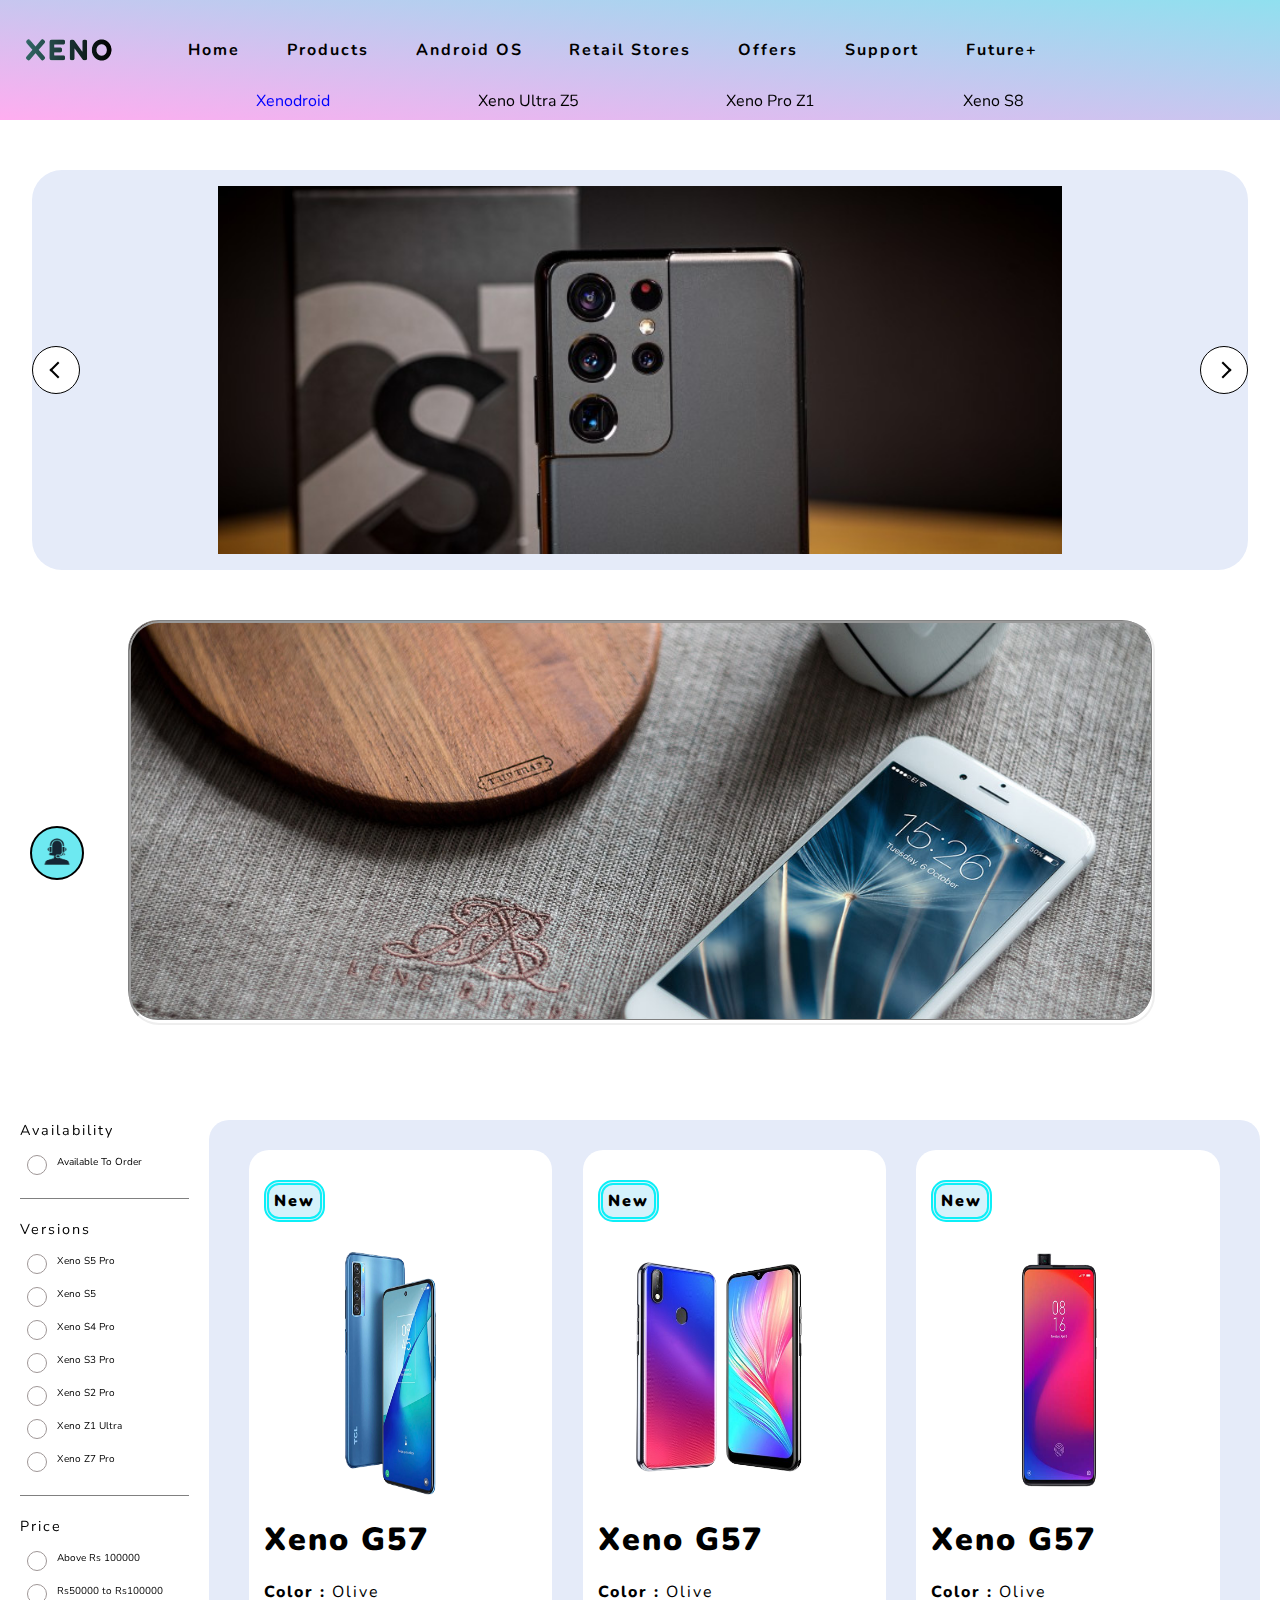
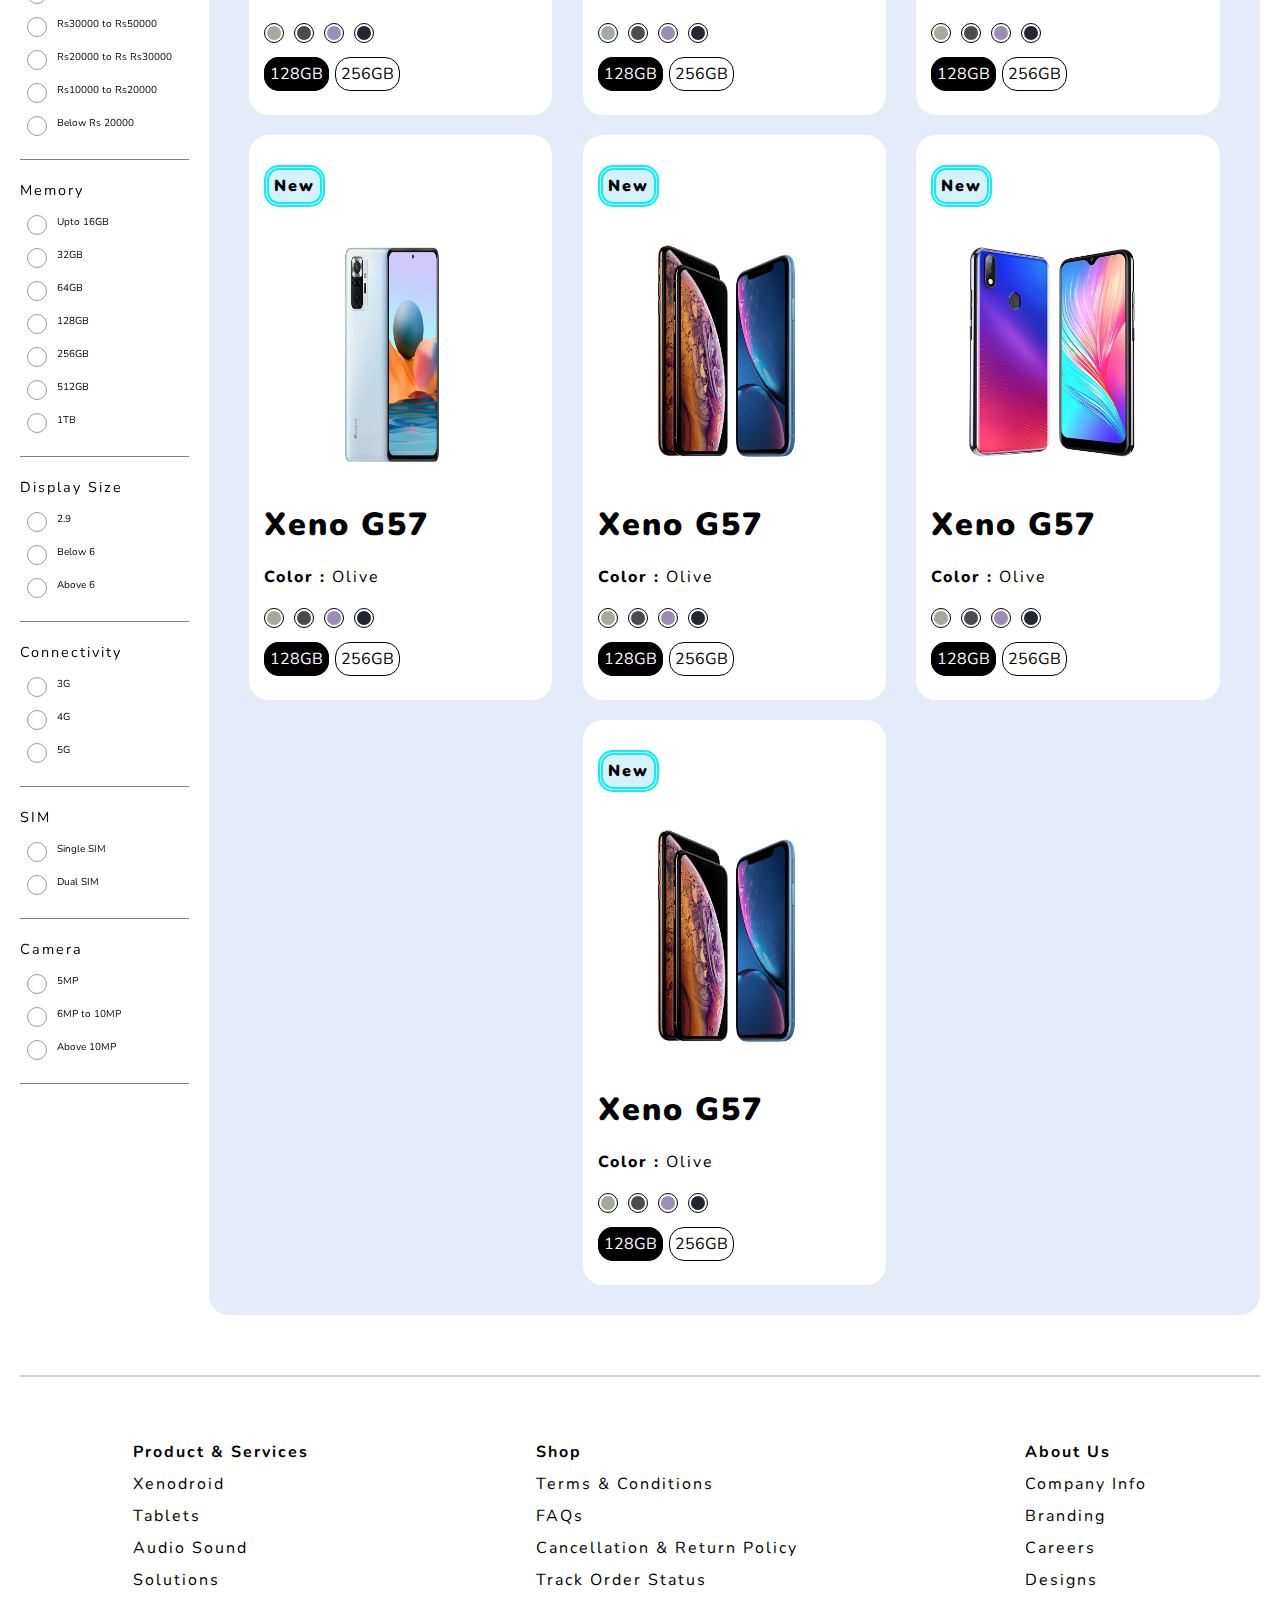
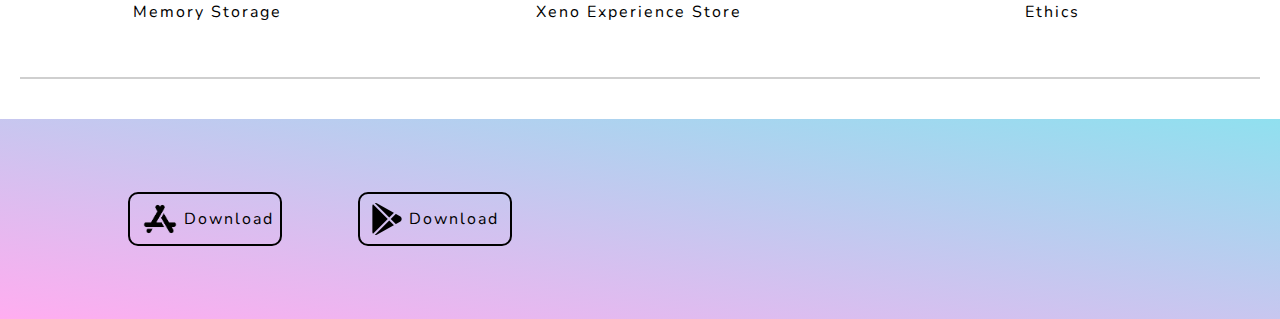
<file: index.html>
<!DOCTYPE html>
<html>

<head>

    <meta charset='utf-8'>
    <meta http-equiv='X-UA-Compatible' content='IE=edge'>
    <link rel="shortcut icon" href="Images/logotitle.png">
    <title>XENO</title>

    <!-- Font Awesome Link -->
    <link rel="stylesheet" href="https://use.fontawesome.com/releases/v5.7.1/css/all.css" integrity="sha384-fnmOCqbTlWIlj8LyTjo7mOUStjsKC4pOpQbqyi7RrhN7udi9RwhKkMHpvLbHG9Sr" crossorigin="anonymous">

    <!-- CSS External Link -->
    <link rel='stylesheet' type='text/css' media='screen' href='index.css'>

    <!--Google Font -->
    <link rel="preconnect" href="https://fonts.googleapis.com"> 
    <link rel="preconnect" href="https://fonts.gstatic.com" crossorigin>    
    <link href="https://fonts.googleapis.com/css2?family=Nunito:wght@300&display=swap" rel="stylesheet">


</head>

<body>

    <!-- Login Page Form -->
    <div id="popup1" class="overlay">
        <div class="popup">
            <h2>Xenodroid Login Page</h2>
            <a class="close" href="#">×</a>
            <div class="content">
                <form>
                    <label name="email">Email</label>
                    <input type="text" name="email">

                    <label name="password">Password</label>
                    <input type="password" name="password">

                    <button type="submit">Login</button>
                </form>
            </div>
        </div>
    </div>

    <!-- Top-To Icon Present at Bottom Of The Page -->
    <div onClick="window.scroll({ top: 0,left: 0,behavior: 'smooth' });" id="top-arrow"><i class="fas fa-arrow-circle-up"></i></div>

    <!-- Customer Helpine Chat Box -->
    <div id="help">
        <img src="Images/helpline.png">
        <span id="text-help"> Hi! This is Xini</span>
    </div>


    <header>
        <!-- Navabr Starting -->
        <nav>
            <div id="nav-div-1">
                <img id="logo" src="Images/logotext.png">
            </div>

            <div id="nav-div-2">
                <div class="nav-div-2-common">
                    Home
                </div>

                <div class="nav-div-2-common">
                    Products
                </div>

                <div class="nav-div-2-common">
                    Android OS
                </div>

                <div class="nav-div-2-common">
                    Retail Stores
                </div>

                <div class="nav-div-2-common">
                    Offers
                </div>

                <div class="nav-div-2-common">
                    Support
                </div>

                <div class="nav-div-2-common">
                    Future+
                </div>
            </div>

            <div id="nav-div-3">

                <i id="search" class="fas fa-search search-icon div-3-common"></i>

                <div id="activate-search"
                    style="display:none;  background-color: rgba(150, 150, 150, 0.5); overflow: hidden; position: fixed; left: 0px; top: 0px; bottom: 0px; right: 0px; z-index: 1000;">
                    <div
                        style="background-color: rgb(255, 255, 255); width: 600px; position: static; margin: 20px auto; padding: 20px 30px 0px; top: 110px; overflow: hidden; z-index: 1001; box-shadow: 0px 3px 8px rgba(34, 25, 25, 0.4);">
                        <iframe src="HTML/search.html" width="400px">Why</iframe>
                    </div>
                </div>

                <i class="fas fa-shopping-cart div-3-common"></i>

                <div class="myCart">
                    <i class="fas fa-user-alt div-3-common"></i>
                    <div class="dropdown-content">
                        <a href="#popup1">Login/Register</a>
                        <a href="#">Orders</a>
                    </div>
                </div>

            </div>
        </nav>
        <!-- Navbar Ending -->

        <!-- Variants Of Xeno -->
        <div id="options">

            <div class="options-here ls" style="color: blue">
                <a href="index.html">Xenodroid</a>
            </div>

            <div class="options-here ls" style="">
                <a href="mobile1-page.html">Xeno Ultra Z5</a>
            </div>

            <div class="options-here ls" style="">
                <a href="mobile2-page.html">Xeno Pro Z1</a>
            </div>

            <div class="options-here ls" style="">
                <a href="mobile3-page.html">Xeno S8</a>
            </div>

        </div>

    </header>

    <!-- Middle Part of the Page -->

    <main>

        <div id="main-top">

            <!-- Card Of The Photos Of Mobile -->
            <div class="carousel-wrapper">
                <div class="carousel">

                    <img class="carousel__photo initial" src="Images/wall1.jpg">
                    <img class="carousel__photo" src="Images/wall2.jpg">
                    <img class="carousel__photo" src="Images/wall3.jpg">
                    <img class="carousel__photo" src="Images/wall4.jpg">
                    <img class="carousel__photo" src="Images/wall5.jpg">

                    <div class="carousel__button--next"></div>
                    <div class="carousel__button--prev"></div>

                </div>
            </div>

        </div>

        <!-- Youtube Video Section -->
        <div id="main-middle">
            <iframe src="https://www.youtube.com/embed/WMh0KzwTviY">
            </iframe>
        </div>

        <div id="main-below">

            <!-- Filter Section Present At Left -->
            <div id="main-left">

                <div class="main-left-common">

                    <div class="single-bar">
                        <span>
                            Availability
                        </span>

                        <span id="arrow1" name="list1" onclick="arrowClicked(this.id)" show="1">
                            <i class="fas fa-chevron-up" style="display: none;" on="101"></i>
                            <i class="fas fa-chevron-down"></i>
                        </span>

                    </div>

                    <div class="list" id="list1">
                        <div>
                            <input type="checkbox" name="check1">
                            <label name="check1">Available To Order</label>
                        </div>
                    </div>
                </div>

                <div class="main-left-common">

                    <div class="single-bar">
                        <span>
                            Versions
                        </span>

                        <span id="arrow2" name="list2" onclick="arrowClicked(this.id)" show="up">
                            <i class="fas fa-chevron-up" style="display: none;"></i>
                            <i class="fas fa-chevron-down"></i>
                        </span>

                    </div>

                    <div class="list" id="list2">
                        <div>
                            <input type="checkbox" name="check1">
                            <label name="check1">Xeno S5 Pro</label>
                        </div>

                        <div>
                            <input type="checkbox" name="check1">
                            <label name="check1">Xeno S5</label>
                        </div>

                        <div>

                            <input type="checkbox" name="check1">
                            <label name="check1">Xeno S4 Pro</label>

                        </div>

                        <div>
                            <input type="checkbox" name="check1">
                            <label name="check1">Xeno S3 Pro</label>

                        </div>

                        <div>
                            <input type="checkbox" name="check1">
                            <label name="check1">Xeno S2 Pro</label>

                        </div>

                        <div>

                            <input type="checkbox" name="check1">
                            <label name="check1">Xeno Z1 Ultra</label>

                        </div>

                        <div>

                            <input type="checkbox" name="check1">
                            <label name="check1">Xeno Z7 Pro</label>

                        </div>
                    </div>
                </div>

                <div class="main-left-common">

                    <div class="single-bar">
                        <span>
                            Price
                        </span>

                        <span id="arrow3" name="list3" onclick="arrowClicked(this.id)" show="1">
                            <i class="fas fa-chevron-up" style="display: none;"></i>
                            <i class="fas fa-chevron-down"></i>
                        </span>

                    </div>

                    <div class="list" id="list3">
                        <div>
                            <input type="checkbox" name="check1">
                            <label name="check1">Above Rs 100000</label>
                        </div>

                        <div>
                            <input type="checkbox" name="check1">
                            <label name="check1">Rs50000 to Rs100000</label>
                        </div>

                        <div>
                            <input type="checkbox" name="check1">
                            <label name="check1">Rs30000 to Rs50000</label>
                        </div>

                        <div>
                            <input type="checkbox" name="check1">
                            <label name="check1">Rs20000 to Rs Rs30000</label>
                        </div>

                        <div>
                            <input type="checkbox" name="check1">
                            <label name="check1">Rs10000 to Rs20000</label>
                        </div>

                        <div>
                            <input type="checkbox" name="check1">
                            <label name="check1">Below Rs 20000</label>
                        </div>

                    </div>
                </div>

                <div class="main-left-common">

                    <div class="single-bar">
                        <span>
                            Memory
                        </span>

                        <span id="arrow4" name="list4" onclick="arrowClicked(this.id)" show="1">
                            <i class="fas fa-chevron-up" style="display: none;"></i>
                            <i class="fas fa-chevron-down"></i>
                        </span>

                    </div>

                    <div class="list" id="list4">
                        <div>
                            <input type="checkbox" name="check1">
                            <label name="check1">Upto 16GB</label>
                        </div>

                        <div>
                            <input type="checkbox" name="check1">
                            <label name="check1">32GB</label>
                        </div>

                        <div>
                            <input type="checkbox" name="check1">
                            <label name="check1">64GB</label>
                        </div>

                        <div>
                            <input type="checkbox" name="check1">
                            <label name="check1">128GB</label>
                        </div>

                        <div>
                            <input type="checkbox" name="check1">
                            <label name="check1">256GB</label>
                        </div>

                        <div>
                            <input type="checkbox" name="check1">
                            <label name="check1">512GB</label>
                        </div>

                        <div>
                            <input type="checkbox" name="check1">
                            <label name="check1">1TB</label>
                        </div>
                    </div>
                </div>

                <div class="main-left-common">

                    <div class="single-bar">
                        <span>
                            Display Size
                        </span>

                        <span id="arrow5" name="list5" onclick="arrowClicked(this.id)" show="1">
                            <i class="fas fa-chevron-up" style="display: none;"></i>
                            <i class="fas fa-chevron-down"></i>
                        </span>

                    </div>

                    <div class="list" id="list5">
                        <div>
                            <input type="checkbox" name="check1">
                            <label name="check1">2.9</label>
                        </div>

                        <div>

                            <input type="checkbox" name="check1">
                            <label name="check1">Below 6</label>
                        </div>

                        <div>

                            <input type="checkbox" name="check1">
                            <label name="check1">Above 6</label>

                        </div>
                    </div>
                </div>

                <div class="main-left-common">

                    <div class="single-bar">
                        <span>
                            Connectivity
                        </span>

                        <span id="arrow6" name="list6" onclick="arrowClicked(this.id)" show="1">
                            <i class="fas fa-chevron-up" style="display: none;"></i>
                            <i class="fas fa-chevron-down"></i>
                        </span>

                    </div>

                    <div class="list" id="list6">
                        <div>
                            <input type="checkbox" name="check1">
                            <label name="check1">3G</label>
                        </div>

                        <div>
                            <input type="checkbox" name="check1">
                            <label name="check1">4G</label>
                        </div>

                        <div>
                            <input type="checkbox" name="check1">
                            <label name="check1">5G</label>

                        </div>
                    </div>
                </div>

                <div class="main-left-common">

                    <div class="single-bar">
                        <span>
                            SIM
                        </span>

                        <span id="arrow7" name="list7" onclick="arrowClicked(this.id)" show="1">
                            <i class="fas fa-chevron-up" style="display: none;"></i>
                            <i class="fas fa-chevron-down"></i>
                        </span>

                    </div>

                    <div class="list" id="list7">

                        <div>
                            <input type="checkbox" name="check1">
                            <label name="check1">Single SIM</label>
                        </div>

                        <div>
                            <input type="checkbox" name="check1">
                            <label name="check1">Dual SIM</label>
                        </div>
                    </div>
                </div>

                <div class="main-left-common">

                    <div class="single-bar">
                        <span>
                            Camera
                        </span>

                        <span id="arrow8" name="list8" onclick="arrowClicked(this.id)" show="1">
                            <i class="fas fa-chevron-up" style="display: none;"></i>
                            <i class="fas fa-chevron-down"></i>
                        </span>

                    </div>

                    <div class="list" id="list8">
                        <div>
                            <input type="checkbox" name="check1">
                            <label name="check1">5MP</label>
                        </div>

                        <div>

                            <input type="checkbox" name="check1">
                            <label name="check1">6MP to 10MP</label>
                        </div>

                        <div>

                            <input type="checkbox" name="check1">
                            <label name="check1">Above 10MP</label>

                        </div>
                    </div>
                </div>

            </div>

            <div id="main-right">

                <div class="main-right-common">

                    <div class="main-right-common-1">
                        <span id="new">New</span>
                        <span style="font-size: 1.2rem;" class="heart" division="1">
                            <i id="empty-heart-1" class="far fa-heart" ch='1'></i>
                            <i id="fill-heart-1" class="fas fa-heart" style="display: none; color:rgb(255, 0, 43)"
                                ch='0'></i>
                        </span>
                    </div>

                    <div id="img-div1" class="main-right-common-2">
                        <img id="div1-img" src="Images/mobile1.jpg">
                    </div>

                    <div class="main-right-common-3" style="font-size: 2rem; font-weight: 900;">
                        Xeno G57
                    </div>

                    <div class="main-right-common-4">
                        <span style="font-weight: 800;">Color : </span><span id="text-div1-img">Olive</span>
                    </div>

                    <div class="main-right-common-5">
                        <span class="img" color="mobile1.jpg" name="div1-img"
                            style="background-color:#a3ac9b; margin-left: 0px;"></span>
                        <span class="img" color="mobile2.jpg" name="div1-img" style="background-color:#494d53;"></span>
                        <span class="img" color="mobile3.jpg" name="div1-img" style="background-color:#9d8cb6;"></span>
                        <span class="img" color="mobile4.jpg" name="div1-img" style="background-color:#222831;"></span>
                    </div>

                    <div class="main-right-common-6">
                        <span class="GB" style="background-color:black; color:white; letter-spacing:0px;"
                            name="div1-img" act="1" press="128" id="div1-128GB">128GB</span>
                        <span class="GB" style="letter-spacing:0px;" name="div1-img" act="1" press="256"
                            id="div1-256GB">256GB</span>
                    </div>

                </div>

                <div class="main-right-common">

                    <div class="main-right-common-1">

                        <span id="new">New</span>
                        <span style="font-size: 1.2rem;" class="heart" division="2">
                            <i id="empty-heart-2" class="far fa-heart" ch='1'></i>
                            <i id="fill-heart-2" class="fas fa-heart" style="display: none; color:rgb(255, 0, 43)"
                                ch='0'></i>
                        </span>
                    </div>

                    <div id="img-div2" class="main-right-common-2">
                        <img id="div2-img" src="Images/mobile2.jpg">
                    </div>

                    <div class="main-right-common-3" style="font-size: 2rem; font-weight: 900;">
                        Xeno G57
                    </div>

                    <div class="main-right-common-4">
                        <span style="font-weight: 800;">Color : </span><span id="text-div2-img">Olive</span>
                    </div>

                    <div class="main-right-common-5">
                        <span class="img" color="mobile1.jpg" name="div2-img"
                            style="background-color:#a3ac9b; margin-left: 0px;"></span>
                        <span class="img" color="mobile2.jpg" name="div2-img" style="background-color:#494d53;"></span>
                        <span class="img" color="mobile3.jpg" name="div2-img" style="background-color:#9d8cb6;"></span>
                        <span class="img" color="mobile4.jpg" name="div2-img" style="background-color:#222831;"></span>
                    </div>

                    <div class="main-right-common-6">
                        <span class="GB" style="background-color:black; color:white; letter-spacing:0px;"
                            name="div2-img" press="128" act="2" id="div2-128GB">128GB</span>
                        <span class="GB" style="letter-spacing:0px;" name="div2-img" act="2" press="256"
                            id="div2-256GB">256GB</span>
                    </div>

                </div>

                <div class="main-right-common">

                    <div class="main-right-common-1">

                        <span id="new">New</span>
                        <span style="font-size: 1.2rem;" class="heart" division="3">
                            <i id="empty-heart-3" class="far fa-heart" ch='1'></i>
                            <i id="fill-heart-3" class="fas fa-heart" style="display: none; color:rgb(255, 0, 43)"
                                ch='0'></i>
                        </span>
                    </div>

                    <div id="img-div3" class="main-right-common-2">
                        <img id="div3-img" src="Images/mobile3.jpg">
                    </div>

                    <div class="main-right-common-3" style="font-size: 2rem; font-weight: 900;">
                        Xeno G57
                    </div>

                    <div class="main-right-common-4">
                        <span style="font-weight: 800;">Color : </span><span id="text-div3-img">Olive</span>
                    </div>

                    <div class="main-right-common-5">
                        <span class="img" color="mobile1.jpg" name="div3-img"
                            style="background-color:#a3ac9b; margin-left: 0px;"></span>
                        <span class="img" color="mobile2.jpg" name="div3-img" style="background-color:#494d53;"></span>
                        <span class="img" color="mobile3.jpg" name="div3-img" style="background-color:#9d8cb6;"></span>
                        <span class="img" color="mobile4.jpg" name="div3-img" style="background-color:#222831;"></span>
                    </div>

                    <div class="main-right-common-6">
                        <span class="GB" style="background-color:black; color:white; letter-spacing:0px;"
                            name="div3-img" press="128" act="3" id="div3-128GB">128GB</span>
                        <span class="GB" style="letter-spacing:0px;" name="div3-img" act="3" press="256"
                            id="div3-256GB">256GB</span>
                    </div>

                </div>

                <div class="main-right-common">

                    <div class="main-right-common-1">

                        <span id="new">New</span>
                        <span style="font-size: 1.2rem;" class="heart" division="4">
                            <i id="empty-heart-4" class="far fa-heart" ch='1'></i>
                            <i id="fill-heart-4" class="fas fa-heart" style="display: none; color:rgb(255, 0, 43)"
                                ch='0'></i>
                        </span>
                    </div>

                    <div id="img-div4" class="main-right-common-2">
                        <img id="div4-img" src="Images/mobile4.jpg">
                    </div>

                    <div class="main-right-common-3" style="font-size: 2rem; font-weight: 900;">
                        Xeno G57
                    </div>

                    <div class="main-right-common-4">
                        <span style="font-weight: 800;">Color : </span><span id="text-div4-img">Olive</span>
                    </div>

                    <div class="main-right-common-5">
                        <span class="img" color="mobile1.jpg" name="div4-img"
                            style="background-color:#a3ac9b; margin-left: 0px;"></span>
                        <span class="img" color="mobile2.jpg" name="div4-img" style="background-color:#494d53;"></span>
                        <span class="img" color="mobile3.jpg" name="div4-img" style="background-color:#9d8cb6;"></span>
                        <span class="img" color="mobile4.jpg" name="div4-img" style="background-color:#222831;"></span>
                    </div>

                    <div class="main-right-common-6">
                        <span class="GB" style="background-color:black; color:white; letter-spacing:0px;"
                            name="div4-img" press="128" act="4" id="div4-128GB">128GB</span>
                        <span class="GB" style="letter-spacing:0px;" name="div4-img" act="4" press="256"
                            id="div4-256GB">256GB</span>
                    </div>

                </div>

                <div class="main-right-common">

                    <div class="main-right-common-1">

                        <span id="new">New</span>
                        <span style="font-size: 1.2rem;" class="heart" division="5">
                            <i id="empty-heart-5" class="far fa-heart" ch='1'></i>
                            <i id="fill-heart-5" class="fas fa-heart" style="display: none; color:rgb(255, 0, 43)"
                                ch='0'></i>
                        </span>
                    </div>

                    <div id="img-div5" class="main-right-common-2">
                        <img id="div5-img" src="Images/mobile5.jpg">
                    </div>

                    <div class="main-right-common-3" style="font-size: 2rem; font-weight: 900;">
                        Xeno G57
                    </div>

                    <div class="main-right-common-4">
                        <span style="font-weight: 800;">Color : </span><span id="text-div5-img">Olive</span>
                    </div>

                    <div class="main-right-common-5">
                        <span class="img" color="mobile1.jpg" name="div5-img"
                            style="background-color:#a3ac9b; margin-left: 0px;"></span>
                        <span class="img" color="mobile2.jpg" name="div5-img" style="background-color:#494d53;"></span>
                        <span class="img" color="mobile3.jpg" name="div5-img" style="background-color:#9d8cb6;"></span>
                        <span class="img" color="mobile4.jpg" name="div5-img" style="background-color:#222831;"></span>
                    </div>

                    <div class="main-right-common-6">
                        <span class="GB" style="background-color:black; color:white; letter-spacing:0px;"
                            name="div5-img" press="128" act="5" id="div5-128GB">128GB</span>
                        <span class="GB" style="letter-spacing:0px;" name="div5-img" act="5" press="256"
                            id="div5-256GB">256GB</span>
                    </div>

                </div>

                <div class="main-right-common">

                    <div class="main-right-common-1">

                        <span id="new">New</span>
                        <span style="font-size: 1.2rem;" class="heart" division="6">
                            <i id="empty-heart-6" class="far fa-heart" ch='1'></i>
                            <i id="fill-heart-6" class="fas fa-heart" style="display: none; color:rgb(255, 0, 43)"
                                ch='0'></i>
                        </span>
                    </div>

                    <div id="img-div6" class="main-right-common-2">
                        <img id="div6-img" src="Images/mobile2.jpg">
                    </div>

                    <div class="main-right-common-3" style="font-size: 2rem; font-weight: 900;">
                        Xeno G57
                    </div>

                    <div class="main-right-common-4">
                        <span style="font-weight: 800;">Color : </span><span id="text-div6-img">Olive</span>
                    </div>

                    <div class="main-right-common-5">
                        <span class="img" color="mobile1.jpg" name="div6-img"
                            style="background-color:#a3ac9b; margin-left: 0px;"></span>
                        <span class="img" color="mobile2.jpg" name="div6-img" style="background-color:#494d53;"></span>
                        <span class="img" color="mobile3.jpg" name="div6-img" style="background-color:#9d8cb6;"></span>
                        <span class="img" color="mobile4.jpg" name="div6-img" style="background-color:#222831;"></span>
                    </div>

                    <div class="main-right-common-6">
                        <span class="GB" style="background-color:black; color:white; letter-spacing:0px;"
                            name="div6-img" press="128" act="6" id="div6-128GB">128GB</span>
                        <span class="GB" style="letter-spacing:0px;" name="div6-img" act="6" press="256"
                            id="div6-256GB">256GB</span>
                    </div>

                </div>

                <div class="main-right-common">

                    <div class="main-right-common-1">

                        <span id="new">New</span>
                        <span style="font-size: 1.2rem;" class="heart" division="7">
                            <i id="empty-heart-7" class="far fa-heart" ch='1'></i>
                            <i id="fill-heart-7" class="fas fa-heart" style="display: none; color:rgb(255, 0, 43)"
                                ch='0'></i>
                        </span>
                    </div>

                    <div id="img-div7" class="main-right-common-2">
                        <img id="div7-img" src="Images/mobile5.jpg">
                    </div>

                    <div class="main-right-common-3" style="font-size: 2rem; font-weight: 900;">
                        Xeno G57
                    </div>

                    <div class="main-right-common-4">
                        <span style="font-weight: 800;">Color : </span><span id="text-div7-img">Olive</span>
                    </div>

                    <div class="main-right-common-5">
                        <span class="img" color="mobile1.jpg" name="div7-img"
                            style="background-color:#a3ac9b; margin-left: 0px;"></span>
                        <span class="img" color="mobile2.jpg" name="div7-img" style="background-color:#494d53;"></span>
                        <span class="img" color="mobile3.jpg" name="div7-img" style="background-color:#9d8cb6;"></span>
                        <span class="img" color="mobile4.jpg" name="div7-img" style="background-color:#222831;"></span>
                    </div>

                    <div class="main-right-common-6">
                        <span class="GB" style="background-color:black; color:white; letter-spacing:0px;"
                            name="div7-img" press="128" act="7" id="div7-128GB">128GB</span>
                        <span class="GB" style="letter-spacing:0px;" name="div7-img" act="7" press="256"
                            id="div7-256GB">256GB</span>
                    </div>

                </div>

            </div>
        </div>

    </main>

    <!-- Footer Section -->

    <footer>
        <div id="footer-details">

            <div class="footer-details-common">
                <div>
                    <b>Product & Services</b>
                </div>
                <div>
                    Xenodroid
                </div>
                <div>
                    Tablets
                </div>
                <div>
                    Audio Sound
                </div>
                <div>
                    Solutions
                </div>
                <div>
                    Memory Storage
                </div>
            </div>

            <div class="footer-details-common">
                <div>
                    <b>Shop</b>
                </div>
                <div>
                    Terms & Conditions
                </div>
                <div>
                    FAQs
                </div>
                <div>
                    Cancellation & Return Policy
                </div>
                <div>
                    Track Order Status
                </div>
                <div>
                    Xeno Experience Store
                </div>
            </div>

            <div class="footer-details-common">
                <div>
                    <b>About Us</b>
                </div>
                <div>
                    Company Info
                </div>
                <div>
                    Branding
                </div>
                <div>
                    Careers
                </div>
                <div>
                    Designs
                </div>
                <div>
                    Ethics
                </div>
            </div>


        </div>
        <div id="footer-icons">

            <div id="footer-icons-left">

                <div class="footer-left-common" id="left-1">
                    <img src="Images/appstore.png">Download
                </div>

                <div class="footer-left-common" id="left-2">
                    <img src="Images/playstore.png">Download
                </div>

            </div>

            <div id="footer-icons-right">

                <ul id="footer-icons-ul">

                    <li class="footer-icons-li">

                        <a href="#">
                            <i class="fab fa-linkedin-in"></i>
                        </a>

                    </li>

                    <li class="footer-icons-li">

                        <a href="#">
                            <i class="fab fa-stack-overflow"></i>
                        </a>

                    </li>

                    <li class="footer-icons-li">
                        <a href="#">
                            <i class="fab fa-google"></i>
                        </a>
                    </li>

                    <li class="footer-icons-li">
                        <a href="#">
                            <i class="fab fa-facebook"></i>
                        </a>
                    </li>

                    <li class="footer-icons-li">
                        <a href="#">
                            <i class="fab fa-quora"></i>
                        </a>
                    </li>
                </ul>
            </div>

        </div>
    </footer>

    <script src='index.js'></script>
</body>

</html>
</file>
<file: index.css>
body {
  margin: 0;
  padding: 0;
  letter-spacing: 2px;
  font-family: 'Nunito', sans-serif;
}


#top-arrow , #help{
    position: fixed;
    bottom: 20px;
    right: 40px;
    width: 72px;
    height: 40px;
    color: #fff;
    font-size: 16px;
    line-height: 48px;
    text-align: center;
    border-radius: 24px;
    background-color: rgba(87,92,102,.4);
    cursor: pointer;
    transition: background-color cubic-bezier(0, 1.18, 1, 1) .3s;
    display: none;
    z-index: 100;
}

#help{
  left:30px; 
  display: inline;
  width: 50px;
  height: 50px;
  background-color: rgb(109, 233, 241);
  border-radius: 100%;
  bottom: 20px;
  border: 2px solid black;
}

#text-help{
  position: fixed;
  bottom: 20px;
  left: 110px;
  color:rgb(255, 251, 251);
  background-color: rgba(19, 20, 20, 0.8);
  border-radius: 30px;
  padding: 5px;
  box-sizing: border-box;
  display: none;
}

#help img{
  height: inherit;
  width: inherit;
}

#help, #text-help:hover{
  cursor: pointer;
}

a[href="index.html"]{
  text-decoration: none;
}

a{
  text-decoration: none;
  color:inherit;
}

header {
  height: 120px;
  margin: 0px;
  background-image: linear-gradient(to top right, #ffadf0, #90e0ef);
  z-index: 3;
  position: fixed;
  width: 100%;
  margin: 0px;
}

nav {
  display: flex;
  flex-direction: row;
  justify-content: space-around;
  height: 100px;
  align-items: center;
  margin: 0px;
  z-index: 3;
}



.overlay {
  position: fixed;
  top: 0;
  bottom: 0;
  left: 0;
  right: 0;
  background: rgba(0, 0, 0, 0.7);
  transition: opacity 500ms;
  visibility: hidden;
  opacity: 0;
  height: 100%;
  width: 100%;
  z-index: 900;
}

.overlay:target {
  visibility: visible;
  opacity: 1;
  background-color: rgb(17, 17, 17,0.5);
}

.popup {
  margin: 70px auto;
  background: #fff;
  border-radius: 5px;
  width: 40%;
  height:400px;
  position: fixed;
  transition: all 1s ease-in-out;
  top:10%;
  left:0;
  right:0;
  z-index: 1000;
  display: flex;
  flex-direction: column;
  justify-content: space-evenly;
  align-items: center;
  background-color: rgb(117, 221, 204);

}

.popup h2 {
  margin-top: 0;
  color: #333;
  font-family: Tahoma, Arial, sans-serif;
  margin-bottom: -20px;
}
.popup .close{
  position: absolute;
  top: 0%;
  right: 2%;
  transition: all 200ms;
  font-size: 30px;
  font-weight: bold;
  text-decoration: none;
  color: #333;
}

.popup .close:hover {
  color: orange;
}

.popup .content {
  max-height: 50%;
  overflow: auto;
}

.content form{
  display: flex;
  flex-direction: column;
}

.content form button{
  width: 100px;
  height: 30px;
  margin-top: 30px;
  border-radius: 10px;
  font-size:1.2rem;
  display: flex;
  justify-content: center;
  align-items: center;
  cursor: pointer;
}

input{
  margin-top: 10px;
}

input[type="text"]{
  margin-bottom: 30px;
}

#nav-div-1:hover{
  cursor: pointer;
}

#logo {
  height: 100px;
  width: 100px;
}

.myCart{
  display: flex;
}

#nav-div-1 {
  /* border: 2px solid red; */
  margin-top: 28px;
  width: 10%;
  margin-left: 10px;
  z-index: 3;
}

#nav-div-2 {
  display: flex;
  flex-direction: row;
  justify-content: space-around;
  width: 70%;
  border-radius: 20px;
  height: 30px;
  align-items: center;
  font-weight: 700;
  z-index: 3;
}

#nav-div-3 {
  display: flex;
  justify-content: space-between;
  width: 15%;
  font-size: 30px;
  z-index: 3;
}

.dropdown-content {
  display: none;
  position: absolute;
  background-color: #f1f1f1;
  min-width: 100px;
  box-shadow: 0px 8px 16px 0px rgba(0, 0, 0, 0.2);
  z-index: 3;
  top: 64px;
  right: 10px;
  border-radius: 20px;
}

.dropdown-content a {
  color: black;
  padding: 12px 16px;
  text-decoration: none;
  display: block;
  font-size: 20px;
}

.dropdown-content a:hover {
  background-color: #ddd;
}

.ls{
  letter-spacing: 0px;
}

#options {
  display: flex;
  justify-content: space-between;
  width: 60%;
  position: fixed;
  top: 90px;
  left:20%
}

.options-here:hover{
  transform: scale(1.2);
  transition: ease-in-out all 0.25s;
}

main {
  display: flex;
  flex-direction: column;
}

#main-top{
  margin-top: 20px;
}

#main-below {
  display: flex;
  margin-bottom: 20px;
  height: 30%;
}

#main-left {
  display: flex;
  flex-direction: column;
  width: 15%;
  margin-left: 20px;
  margin-right: 20px;
  position:sticky;
  top:20%;
  left: 0;
}

.main-left-common{
  border-bottom:1px solid grey;
  padding-bottom: 20px;
  margin-bottom: 20px;
}

.list div{
  font-size: 10px;
  letter-spacing: 0px;
  border-radius: 30px;
  padding-left: 3px;
}

input[type=checkbox]{
  appearance: none; 
  border: 1px solid rgb(158, 150, 150);
  width: 20px; 
  height: 20px;
  border-radius: 20px;
  margin-right: 10px;
}

input[type=checkbox]:checked{
  background-color: rgb(129, 73, 73);
}

input[type=checkbox]:hover{
  cursor: pointer;
}


.list div{
  display: flex;
  align-items: center;
  justify-content: start;
}
.main-left-common .single-bar{
  margin-bottom: 5px;
}

.list > div:hover{
  background-color: rgb(185, 183, 183,0.3);
  cursor:pointer !important;
}
.single-bar{
  display: flex;
  flex-direction: row;
  justify-content: space-between;
  font-size: 0.9rem;
}

#main-middle{
  height: 400px;
  width: 80%;
  border: 1px solid grey;
  margin: auto;
  margin-bottom: 20px;
  background-image: url("Images/show1.jpg");
  background-size: cover;
  box-sizing: border-box;
  cursor: pointer;
  border-radius: 30px;
  margin-top: 30px;
  margin-bottom: 100px;
  background-color: rgb(158, 150, 150,0.4);
  /* border: 2px solid red; */
}

#main-middle:hover{
  transform: scale(1.02);
  transition: ease-in-out all 1s;
}

#main-middle iframe{
  height: inherit;
  width: 100%;
  z-index: 300;
  border-radius: 30px;
}

#main-right {
  
  background-color:#e5ebf9 ;
  display: flex;
  width: 90%;
  flex-wrap: wrap;
  margin-right: 20px;
  justify-content: space-evenly;
  border-radius: 20px;
  padding: 20px;
}

.main-right-common{
  margin: 10px;
  width: 30%;
  
  display: flex;
  flex-direction: column;
  background-color: rgb(255, 255, 255);
  border-radius: 20px;
  padding: 10px 15px 30px 15px;
  box-sizing: border-box;
  justify-content:space-evenly;
 
}

.main-right-common:hover{
  
  cursor: pointer;
}

.main-right-common > div{
  margin-top: 20px;
}

.main-right-common-1{
  display: flex;
  justify-content: space-between;
  align-items: center;
}

#new{
  display: flex;
  align-items: center;
  justify-content: center;
  background-color: rgb(115, 212, 241,0.3);
  font-weight: 900;
  border: 5px double rgb(12, 239, 247) !important;
}

.main-right-common-1 span i:hover{
  cursor: pointer;
}

.main-right-common-2 img{
  height: 16rem;
  width: 16rem;
  display: flex;
  justify-content: center;
  align-items: center;
}

.main-right-common-5{
  display: flex;
}

.main-right-common-5 > span{
  border-radius: 100%;
  background:content-box;
  height: 20px;
  width: 20px;
  margin-left: 10px;
  box-sizing:border-box;
  border:1px solid black;
  padding:2px;
}

.main-right-common-5 > span:hover{
  cursor: pointer;
  transform: scale(1.3);
  transition:ease-in-out all 0.05s;
}

#new:hover{
  cursor: pointer;
  transform: scale(1.3);
  transition:ease-in-out all 0.05s;
}

.main-right-common-6 span , #new{
  border : 1px solid black;
  padding: 3px;
  border-radius: 15px;
  padding: 5px;
  transition:ease-in-out all 0.5s;
}

.main-right-common-6 span:hover{
  cursor: pointer;
}

.carousel-wrapper {
  overflow: hidden;
  width: 95%;
  margin: auto;
  margin-top: 150px;
  margin-bottom: 20px;
  background-color: #e5ebf9;
  border-radius: 30px;
}

.carousel-wrapper * {
  box-sizing: border-box;
}

.carousel {
  -webkit-transform-style: preserve-3d;
  -moz-transform-style: preserve-3d;
  transform-style: preserve-3d;
  display: flex;
  align-items: center;
}
.carousel img{
    height: 400px;
    width: 80%;
}

.carousel__photo {
  opacity: 0;
  position: absolute;
  top: 0;
  width: 100%;
  margin: auto;
  padding: 1rem 4rem;
  z-index: 100;
  transition: transform 1s, opacity 0.5s, z-index 0.5s;
}

.carousel__photo:hover{
  transform: scale(1.1);
  transition:ease-in-out all 1s;
  cursor: pointer;
}

.carousel__photo.initial,
.carousel__photo.active {
  opacity: 1;
  position: relative;
  z-index: 900;
  transition: ease-in-out all 1s;
}


.carousel__photo.prev,
.carousel__photo.next {
  z-index: 800;
  transition: ease-in-out all 1s;
}

.carousel__photo.prev {
  transform: translateX(-100%);
  transition: ease-in-out all 1s;
}

.carousel__photo.next {
  transform: translateX(100%);
  transition: ease-in-out all 1s;
}

.carousel__button--prev,
.carousel__button--next {
  position: absolute;
  top: 50%;
  width: 3rem;
  height: 3rem;
  background-color: #fff;
  transform: translateY(-50%);
  border-radius: 50%;
  cursor: pointer;
  z-index: 1001; 
  border: 1px solid black;
  transition: ease-in-out all 1s;
}

.carousel__button--prev {
  left: 0;
}

.carousel__button--next {
  right: 0;
}

.carousel__button--prev::after,
.carousel__button--next::after {
  content: " ";
  position: absolute;
  width: 10px;
  height: 10px;
  top: 50%;
  left: 54%;
  border-right: 2px solid black;
  border-bottom: 2px solid black;
  transform: translate(-50%, -50%) rotate(135deg);
  transition: ease-in-out all 1s;
}

.carousel__button--next::after {
  left: 47%;
  transform: translate(-50%, -50%) rotate(-45deg);
  transition: ease-in-out all 1s;
}

#footer-details {
  display: flex;
  flex-direction: row;
  flex-wrap: nowrap;
  /* width: 100%; */
  border-top: 2px solid rgb(97, 95, 95,0.3);
  border-bottom: 2px solid rgb(97, 95, 95,0.3);
  align-items: center;
  justify-content: space-between;
  margin: 20px;
  height: 300px;
  margin-top: 40px;
}

.footer-details-common {
  
  display: flex;
  flex-direction: column;
  
  letter-spacing: 2px;
  justify-content: space-evenly;
  margin: auto;
}

.footer-details-common > div {
  margin-top: 10px;
}

#footer-icons {
  display: flex;
  justify-content: space-around;
  background-image: linear-gradient(to top right, #ffadf0, #90e0ef);
  height: 200px;
  margin-top: 40px;
  
}

#footer-icons-left {
  display: flex;
  justify-content: space-between;
  
  align-items: center;
  width: 30%;
}

.footer-left-common {
  width: 150px;
  height: 50px;
  background-color: transparent;
  display: flex;
  align-items: center;
  justify-content: center;
  font-size: 1rem;
  border-radius: 10px;
  border: 2px solid rgb(0, 0, 0);
  color: black;
}

.footer-left-common,.div-3-common , .list, .options-here:hover {
  cursor: pointer;
}

.footer-left-common img {
}

#left-1 img {
  height: 3rem;
  width: 3rem;
}

#left-2 img {
  height: 2rem;
  width: 2rem;
  margin-right: 6px;
}

#footer-icons-ul {
  text-align: center;
}

#footer-icons-right {
  
  width: 30%;
  display: flex;
  justify-content: center;
  align-items: center;
}

.footer-icons-li {
  display: inline-block;
}

.footer-icons-li a i {
  border-radius: 50%;
  padding: 10px;
  color: white;
  font-size: 1.25rem;
  color: black;
}

.footer-icons-li a i:hover {
  box-shadow: 0px 0px 6px 8px rgba(20, 20, 20, 0.3);
}
</file>
